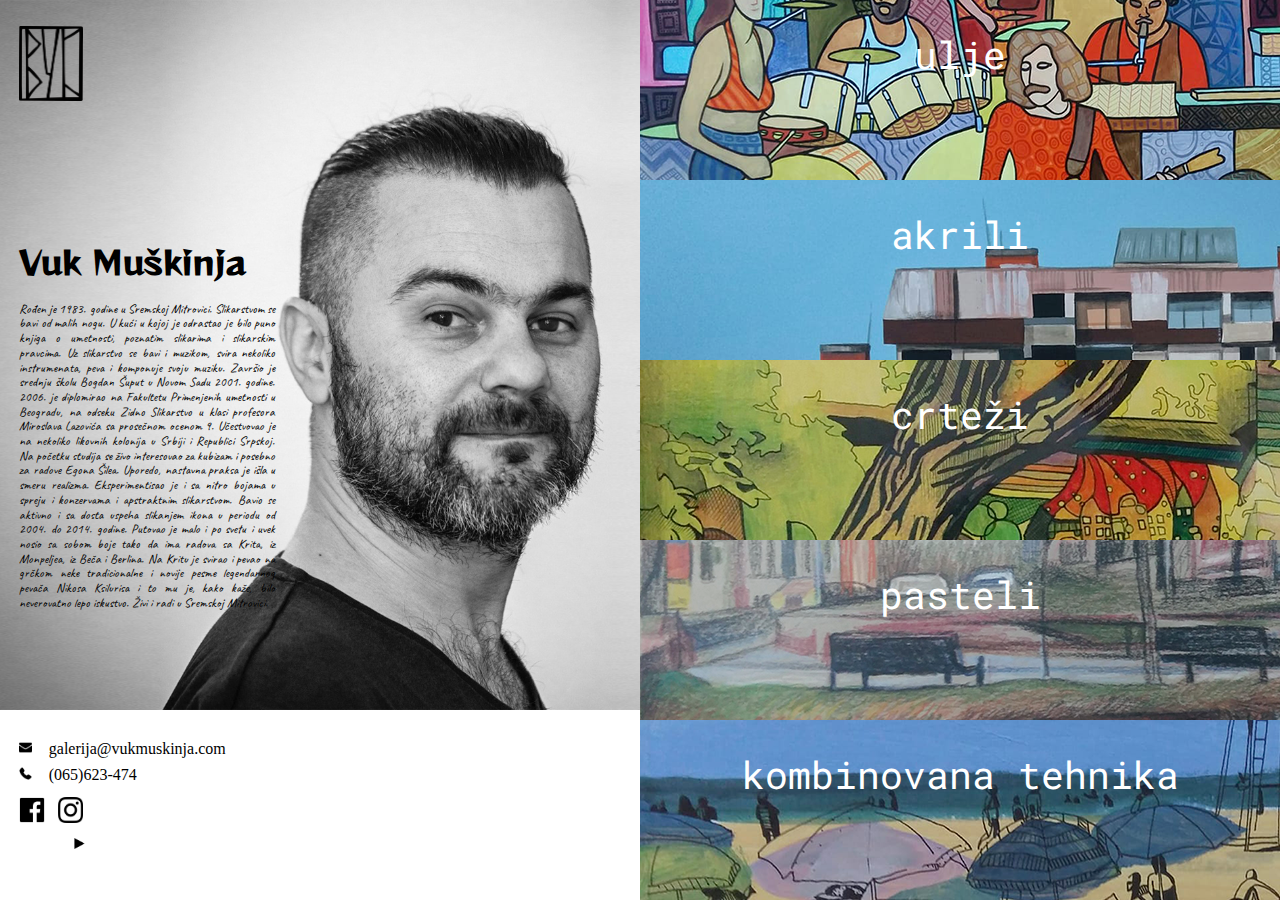
<file: index.html>
<!DOCTYPE html>
<html>
    <head>
        <meta charset="UTF-8">
        <meta name="viewport" content="width=device-width, initial-scale=1">
        <title>Vuk Muskinja | Art Studio | Online Galerija | Portfolio</title>
        <link rel="icon" href="assets/vukmuskinjalogo.png">
        <link rel="stylesheet" href="css/normalize.css">
        <link rel="stylesheet" href="css/style.css">
    </head>
    <body>
        <div class="left-side">
            <header>
                <div id="logo">
                    <a href="#"><img src="assets/vukmuskinjalogo.png" class="logo" alt="Vuk Muskinja Logo"></a>
                </div>
            </header>
            <section class="biography">
                <h1>Vuk Muškinja</h1>
                <p id="bio">
                    Rođen je 1983. godine u Sremskoj Mitrovici. Slikarstvom se bavi
                     od malih nogu. U kući u kojoj je odrastao je bilo puno knjiga
                      o umetnosti, poznatim slikarima i slikarskim pravcima. 
                      Uz slikarstvo se bavi i muzikom, svira nekoliko instrumenata, 
                      peva i komponuje svoju muziku. Završio je srednju školu 
                      Bogdan Šuput u Novom Sadu 2001. godine. 2006. je diplomirao na 
                      Fakultetu Primenjenih umetnosti u Beogradu, na odseku 
                      Zidno Slikarstvo u klasi profesora Miroslava Lazovića sa 
                      prosečnom ocenom 9. Učestvovao je na nekoliko likovnih 
                      kolonija u Srbiji i Republici Srpskoj. Na početku studija 
                      se živo interesovao za kubizam i posebno za radove Egona 
                      Šilea. Uporedo, nastavna praksa je išla u smeru realizma. 
                      Eksperimentisao je i sa nitro bojama u spreju i konzervama 
                      i apstraktnim slikarstvom. Bavio se aktivno i sa dosta 
                      uspeha slikanjem ikona u periodu od 2004. do 2014. godine. 
                      Putovao je malo i po svetu i uvek nosio sa sobom boje tako 
                      da ima radova sa Krita, iz Monpeljea, iz Beča i Berlina. 
                      Na Kritu je svirao i pevao na grčkom neke tradicionalne i 
                      novije pesme legendarnog pevača Nikosa Ksilurisa i to mu je, 
                      kako kaže, bilo neverovatno lepo iskustvo.
                      Živi i radi u Sremskoj Mitrovici.
                </p>
            </section>
            <footer>
                <div id="email">
                    <img src="assets/email.png" alt="email icon" id="email-icon">
                    <a href="mailto:test@asdfg.com" id="email-link">galerija@vukmuskinja.com</a>
                </div>
                <div id="tel">
                    <img src="assets/phone-call.png" alt="email icon" id="phone-icon">
                    <a href="tel:+1652623474" id="phone-call-link">(065)623-474</a>
                </div>
                <div id="socials">
                    <a href="https://www.facebook.com/vuk.muskinja" target="blank"><img src="assets/facebook.png" alt="Facebook page"></a>
                    
                    <a href="https://www.instagram.com/vukmushkinja/" target="blank"><img src="assets/instagram.png" alt="Instagram page"></a>
                    
                </div>
                <a href="https://www.linkedin.com/in/milan93djordjevic/" target="blank" id="madeby-link"><p>madeby<img src="assets/right-arrow.png" alt="Webdesign Studio Made By Milan Dordevic" id="madeby"></p></a>
            </footer>
        </div>
        <div class="right-side">
            <nav>
                <a href="ulje-galerija.html"><section class="nav-item" id="ulje">
                    <p class="nav-direction">ulje</p>
                </section>
                 </a>
                 <a href="akrili-galerija.html"><section class="nav-item" id="akrili">
                    <p class="nav-direction">akrili</p>
                </section>
                 </a>
                 <a href="crtezi-galerija.html"><section class="nav-item" id="crtezi">
                    <p class="nav-direction">crteži</p>
                </section>
                 </a>
                 <a href="pasteli-galerija.html"><section class="nav-item" id="pasteli">
                    <p class="nav-direction">pasteli</p>
                </section>
                 </a>
                 <a href="kombinovana-tehnika.html"><section class="nav-item" id="kombinovana-tehnika">
                    <p class="nav-direction">kombinovana tehnika</p>
                </section>
                 </a>
            </nav>
        </div>
    </body>
</html>
</file>
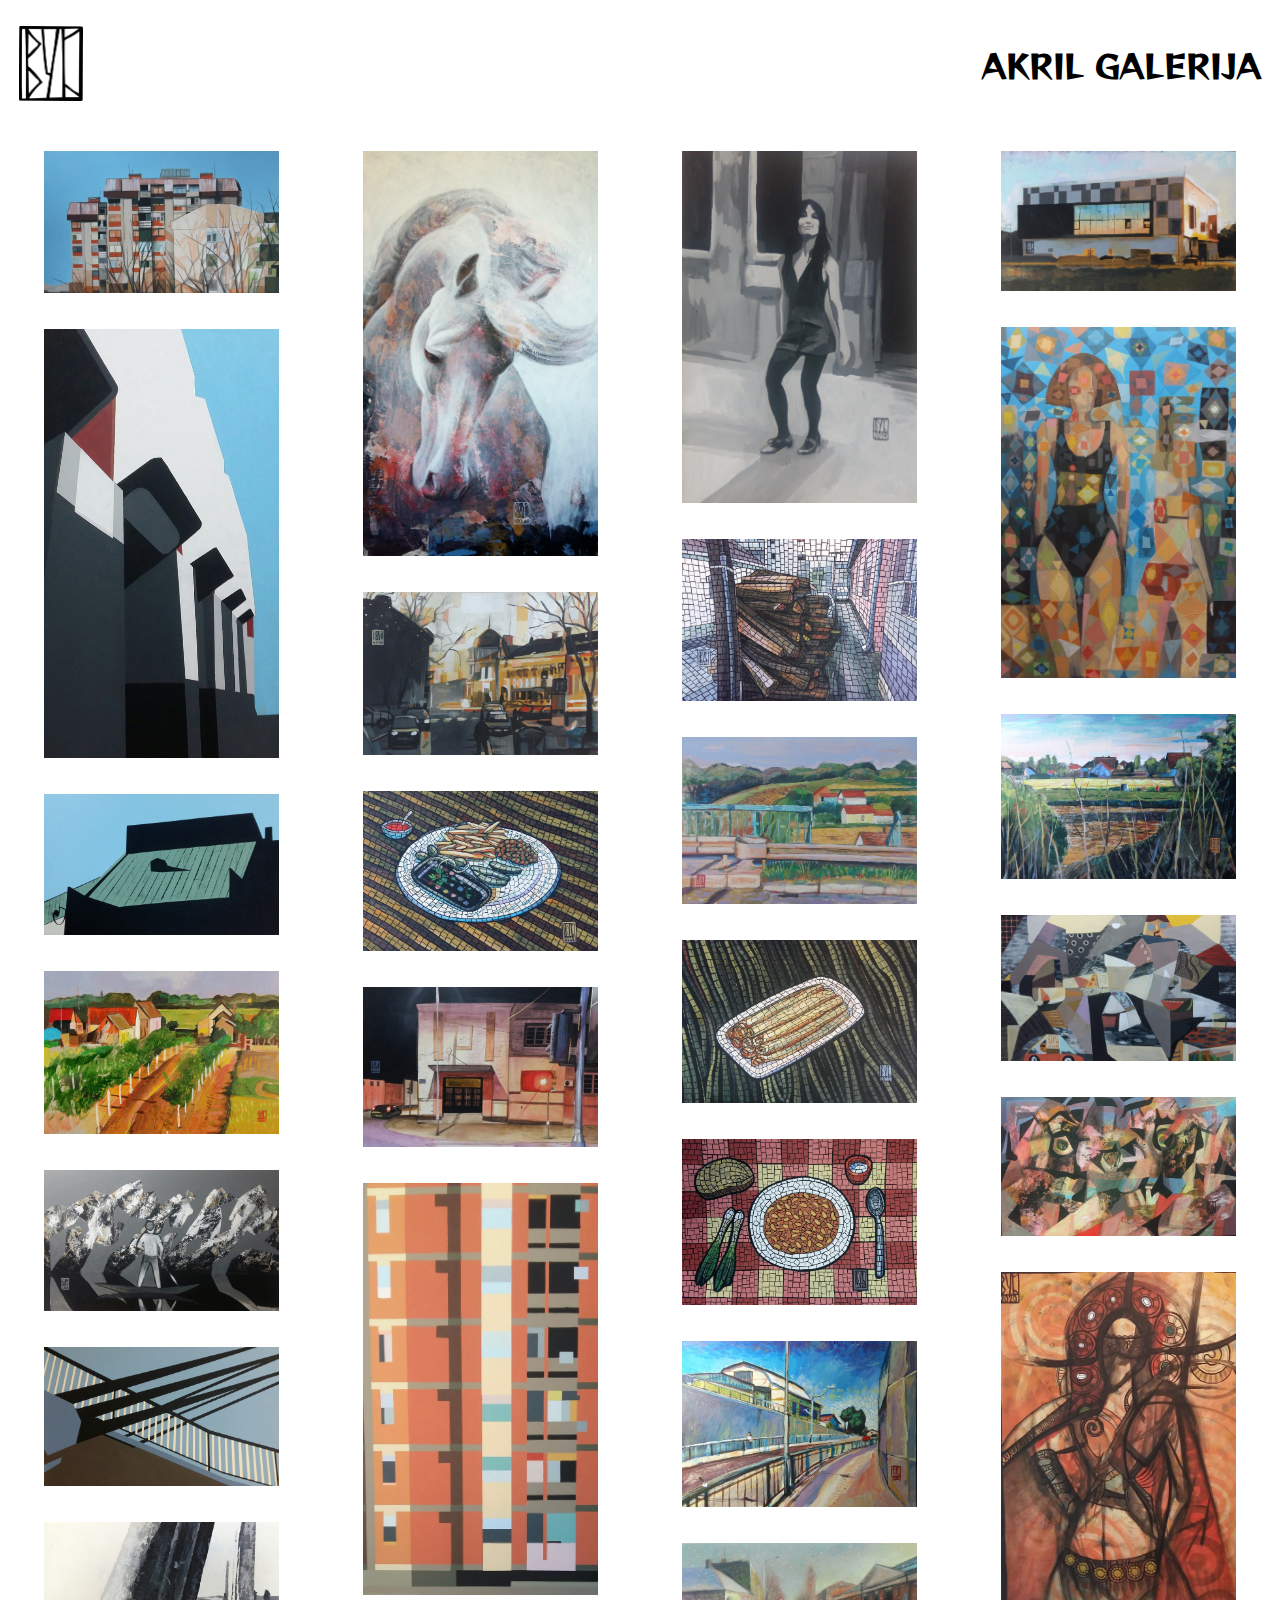
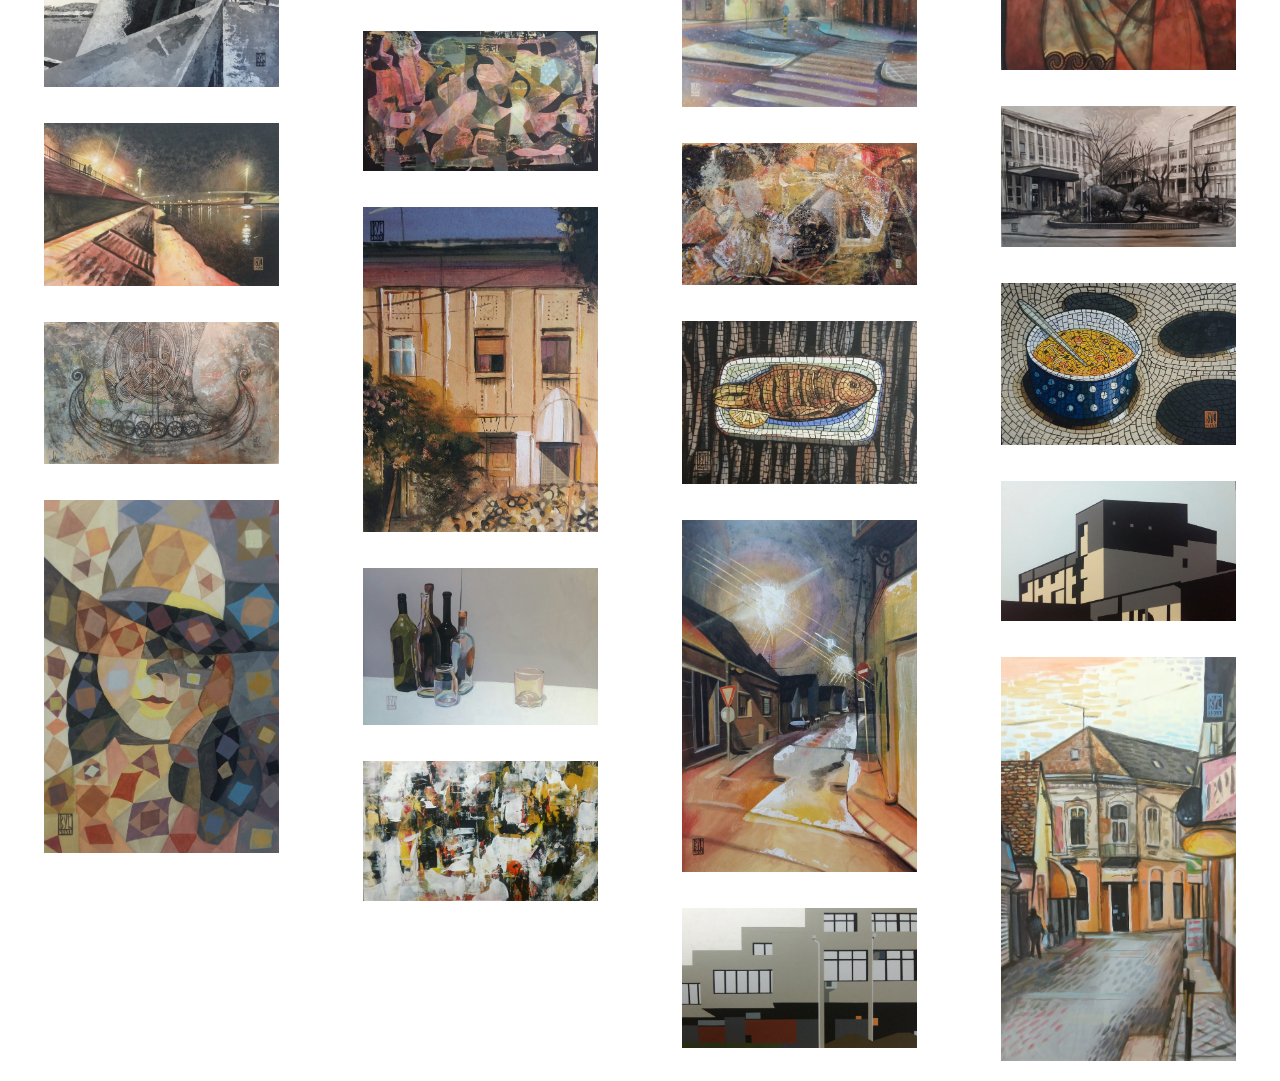
<file: akrili-galerija.html>
<!DOCTYPE html>
<html>
    <head>
        <meta charset="UTF-8">
        <meta name="viewport" content="width=device-width, initial-scale=1">
        <title>Vuk Muskinja | Akrili Galerija</title>
		<link rel="icon" href="assets/vukmuskinjalogo.png">
        <link rel="stylesheet" href="css/normalize.css">
        <link rel="stylesheet" href="css/gallery.css">
        <link href="https://fonts.googleapis.com/css2?family=Raleway:wght@400&display=swap" rel="stylesheet">
        </head>
<body>
    <header>
        <a href="index.html">
            <img src="assets/vukmuskinjalogo.png" alt="Vuk Muskinja logo">
            </a>
            <h1>AKRIL GALERIJA</h1>
    </header>
<div class="gallery">
	<div class="gallery__column">
		<a href="assets/akrili/29.Novembar,100x60cm,akrili.jpg" target="_blank" class="gallery__link">
			<figure class="gallery__thumb">
				<img src="assets/akrili/29.Novembar,100x60cm,akrili.jpg" alt="29. Novembar, akril slika, Vuk Muskinja" class="gallery__image">
				<figcaption class="gallery__caption">"29. Novembar" 100x60cm</figcaption>
			</figure>
		</a>

		<a href="assets/akrili/100tex,100x60cm,akrili.jpg" target="_blank" class="gallery__link">
			<figure class="gallery__thumb">
				<img src="assets/akrili/100tex,100x60cm,akrili.jpg" alt="Stoteks, akril slika, Vuk Muskinja" class="gallery__image">
				<figcaption class="gallery__caption">"100tex" 100x60cm"</figcaption>
			</figure>
		</a>

		<a href="assets/akrili/Centar,100x60cm,akrili.jpg" target="_blank" class="gallery__link">
			<figure class="gallery__thumb">
				<img src="assets/akrili/Centar,100x60cm,akrili.jpg" alt="Centar, akril slika, Vuk Muskinja" class="gallery__image">
				<figcaption class="gallery__caption">"Centar" 100x60cm</figcaption>
			</figure>
		</a>



        <a href="assets/akrili/Mačva 2,50x35cm,akrili.jpg" target="_blank" class="gallery__link">
			<figure class="gallery__thumb">
				<img src="assets/akrili/Mačva 2,50x35cm,akrili.jpg" alt="Macva 2, akril slika, Vuk Muskinja" class="gallery__image">
				<figcaption class="gallery__caption">"Macva 2" 50x35cm</figcaption>
			</figure>
		</a>
        <a href="assets/akrili/Modra reka, 100x60cm,akrili.jpg" target="_blank" class="gallery__link">
			<figure class="gallery__thumb">
				<img src="assets/akrili/Modra reka, 100x60cm,akrili.jpg" alt="Modra Reka, akril slika, Vuk Muskinja" class="gallery__image">
				<figcaption class="gallery__caption">"Modra Reka" 100x60cm</figcaption>
			</figure>
		</a>
        <a href="assets/akrili/Most saradnje,100x60cm.jpg" target="_blank" class="gallery__link">
			<figure class="gallery__thumb">
				<img src="assets/akrili/Most saradnje,100x60cm.jpg" alt="Most saradnje, akril slika, Vuk Muskinja" class="gallery__image">
				<figcaption class="gallery__caption">"Most Saradnje" 100x60cm</figcaption>
			</figure>
		</a>
        <a href="assets/akrili/Most zimus,50x35cm.jpg" target="_blank" class="gallery__link">
			<figure class="gallery__thumb">
				<img src="assets/akrili/Most zimus,50x35cm.jpg" alt="Most zimus, akril slika, Vuk Muskinja" class="gallery__image">
				<figcaption class="gallery__caption">"Most Zimus" 50x35cm</figcaption>
			</figure>
		</a>
        <a href="assets/akrili/Muzika noći, 35x25cm,akrili.jpg" target="_blank" class="gallery__link">
			<figure class="gallery__thumb">
				<img src="assets/akrili/Muzika noći, 35x25cm,akrili.jpg" alt="Muzika Noci, akril slika, Vuk Muskinja" class="gallery__image">
				<figcaption class="gallery__caption">"Muzika Noci" 35x25cm</figcaption>
			</figure>
		</a>
        <a href="assets/akrili/Na kraj sveta, 100x60cm,akrili.jpg" target="_blank" class="gallery__link">
			<figure class="gallery__thumb">
				<img src="assets/akrili/Na kraj sveta, 100x60cm,akrili.jpg" alt="Na Kraj Sveta, akril slika, Vuk Muskinja" class="gallery__image">
				<figcaption class="gallery__caption">"Na Kraj Sveta" 100x60cm</figcaption>
			</figure>
		</a>

        <a href="assets/akrili/Мисао,35х25цм,акрили.jpg" target="_blank" class="gallery__link">
			<figure class="gallery__thumb">
				<img src="assets/akrili/Мисао,35х25цм,акрили.jpg" alt="Misao, akril slika, Vuk Muskinja" class="gallery__image">
				<figcaption class="gallery__caption">"Misao" 32x25cm</figcaption>
			</figure>
		</a>
        
	</div>
	
	<div class="gallery__column">
		<a href="assets/akrili/Beli, 100x60cm,akrili.jpg" target="_blank" class="gallery__link">
			<figure class="gallery__thumb">
				<img src="assets/akrili/Beli, 100x60cm,akrili.jpg" alt="Beli, akril slika, Vuk Muskinja" class="gallery__image">
				<figcaption class="gallery__caption">"Beli" 100x60cm</figcaption>
			</figure>
		</a>
		
		<a href="assets/akrili/Decembarsko sunce,35x25cm,akrili.jpg" target="_blank" class="gallery__link">
			<figure class="gallery__thumb">
				<img src="assets/akrili/Decembarsko sunce,35x25cm,akrili.jpg" alt="Decembarsko Sunce, akril slika, Vuk Muskinja" class="gallery__image">
				<figcaption class="gallery__caption">"Decembarsko Sunce" 32x25cm</figcaption>
			</figure>
		</a>

		<a href="assets/akrili/Eating a meal,50x35cm,akrili.jpg" target="_blank" class="gallery__link">
			<figure class="gallery__thumb">
				<img src="assets/akrili/Eating a meal,50x35cm,akrili.jpg" alt="Eating a meal, akril slika, Vuk Muskinja" class="gallery__image">
				<figcaption class="gallery__caption">"Eating A Meal" 50x35cm</figcaption>
			</figure>
		</a>


        <a href="assets/akrili/Noćna šetnja,50x35cm,akrili.jpg" target="_blank" class="gallery__link">
			<figure class="gallery__thumb">
				<img src="assets/akrili/Noćna šetnja,50x35cm,akrili.jpg" alt="Nocna Setnja, akril slika, Vuk Muskinja" class="gallery__image">
				<figcaption class="gallery__caption">"Nocna Setnja" 50x35cm</figcaption>
			</figure>
		</a>
        <a href="assets/akrili/Osmospratnica,100x60cm,akrili.jpg" target="_blank" class="gallery__link">
			<figure class="gallery__thumb">
				<img src="assets/akrili/Osmospratnica,100x60cm,akrili.jpg" alt="Osmospratnica, akril slika, Vuk Muskinja" class="gallery__image">
				<figcaption class="gallery__caption">"Osmospratnica" 100x60cm</figcaption>
			</figure>
		</a>
        <a href="assets/akrili/Pa kaže, 60x100cm,akrili.jpg" target="_blank" class="gallery__link">
			<figure class="gallery__thumb">
				<img src="assets/akrili/Pa kaže, 60x100cm,akrili.jpg" alt="Pa kaze, akril slika, Vuk Muskinja" class="gallery__image">
				<figcaption class="gallery__caption">"Pa Kaze" 60x100cm</figcaption>
			</figure>
		</a>
        <a href="assets/akrili/Parobrodska, 35x25cm,akrili.jpg" target="_blank" class="gallery__link">
			<figure class="gallery__thumb">
				<img src="assets/akrili/Parobrodska, 35x25cm,akrili.jpg" alt="Parobrodska, akril slika, Vuk Muskinja" class="gallery__image">
				<figcaption class="gallery__caption">"Parobrodska" 35x25cm</figcaption>
			</figure>
		</a>
        <a href="assets/akrili/Priroda i društvo,50x35cm,akrili.jpg" target="_blank" class="gallery__link">
			<figure class="gallery__thumb">
				<img src="assets/akrili/Priroda i društvo,50x35cm,akrili.jpg" alt="Priroda i Drustvo, akril slika, Vuk Muskinja" class="gallery__image">
				<figcaption class="gallery__caption">""</figcaption>
			</figure>
		</a>
        <a href="assets/akrili/Prolećni dan,100x60cm,akrili.jpg" target="_blank" class="gallery__link">
			<figure class="gallery__thumb">
				<img src="assets/akrili/Prolećni dan,100x60cm,akrili.jpg" alt="Prolecni Dan, akril slika, Vuk Muskinja" class="gallery__image">
				<figcaption class="gallery__caption">"Prolecni Dan" 100x60cm</figcaption>
			</figure>
		</a>
	</div>
	
	<div class="gallery__column">
		<a href="assets/akrili/Ema,30x46cm,akrili.jpg" target="_blank" class="gallery__link">
			<figure class="gallery__thumb">
				<img src="assets/akrili/Ema,30x46cm,akrili.jpg" alt="Ema, akril slika, Vuk Muskinja" class="gallery__image">
				<figcaption class="gallery__caption">"Ema" 30x46cm</figcaption>
			</figure>
		</a>
		
		<a href="assets/akrili/Jedna ulica, 50x35cn,akrili.jpg" target="_blank" class="gallery__link">
			<figure class="gallery__thumb">
				<img src="assets/akrili/Jedna ulica, 50x35cn,akrili.jpg" alt="Jedna ulica, akril slika, Vuk Muskinja" class="gallery__image">
				<figcaption class="gallery__caption">"Jedna Ulica" 50x35cm</figcaption>
			</figure>
		</a>

		<a href="assets/akrili/Kod teretnog mosta,50x35cm,akrili.jpg" target="_blank" class="gallery__link">
			<figure class="gallery__thumb">
				<img src="assets/akrili/Kod teretnog mosta,50x35cm,akrili.jpg" alt="Kod Teretnog Mosta, akril slika, Vuk Muskinja" class="gallery__image">
				<figcaption class="gallery__caption">"Kod Teretnog Mosta" 50x35cm</figcaption>
			</figure>
		</a>


        <a href="assets/akrili/Sa džemom od kajsije,50x35cm,akrili.jpg" target="_blank" class="gallery__link">
			<figure class="gallery__thumb">
				<img src="assets/akrili/Sa džemom od kajsije,50x35cm,akrili.jpg" alt="Sa Dzemom od Kajsije, akril slika, Vuk Muskinja" class="gallery__image">
				<figcaption class="gallery__caption">"Sa Dzemom Od Kajsije" 50x35cm</figcaption>
			</figure>
		</a>
        <a href="assets/akrili/To je to,50x35cm,akrili.jpg" target="_blank" class="gallery__link">
			<figure class="gallery__thumb">
				<img src="assets/akrili/To je to,50x35cm,akrili.jpg" alt="Tojeto, akril slika, Vuk Muskinja" class="gallery__image">
				<figcaption class="gallery__caption">"To Je To" 50x35cm</figcaption>
			</figure>
		</a>
        <a href="assets/akrili/Yes my baby, no 50x35cm,akrili.jpg" target="_blank" class="gallery__link">
			<figure class="gallery__thumb">
				<img src="assets/akrili/Yes my baby, no 50x35cm,akrili.jpg" alt="Yes My Baby, akril slika, Vuk Muskinja" class="gallery__image">
				<figcaption class="gallery__caption">"Yes My Baby" 50x35cm</figcaption>
			</figure>
		</a>
        <a href="assets/akrili/Zlatni dan, 50x35cm.jpg" target="_blank" class="gallery__link">
			<figure class="gallery__thumb">
				<img src="assets/akrili/Zlatni dan, 50x35cm.jpg" alt="Zlatni Dan, akril slika, Vuk Muskinja" class="gallery__image">
				<figcaption class="gallery__caption">"Zlatni Dan" 50x35cm</figcaption>
			</figure>
		</a>
        <a href="assets/akrili/Šta ćemo sad 100x60cm,akrili.jpg" target="_blank" class="gallery__link">
			<figure class="gallery__thumb">
				<img src="assets/akrili/Šta ćemo sad 100x60cm,akrili.jpg" alt="Sta cemo sad, akril slika, Vuk Muskinja" class="gallery__image">
				<figcaption class="gallery__caption">"Sta Cemo Sad" 100x60cm</figcaption>
			</figure>
		</a>
        <a href="assets/akrili/Бабушка са таландаре, 50х35цм,акрили.jpg" target="_blank" class="gallery__link">
			<figure class="gallery__thumb">
				<img src="assets/akrili/Бабушка са таландаре, 50х35цм,акрили.jpg" alt="Babuska Sa Talandare, akril slika, Vuk Muskinja" class="gallery__image">
				<figcaption class="gallery__caption">"Babuska Sa Talandare" 50x35cm</figcaption>
			</figure>
		</a>
        <a href="assets/akrili/Светла, 50х35цм,акрили.jpg" target="_blank" class="gallery__link">
			<figure class="gallery__thumb">
				<img src="assets/akrili/Светла, 50х35цм,акрили.jpg" alt="Svetla, akril slika, Vuk Muskinja" class="gallery__image">
				<figcaption class="gallery__caption">"Svetla" 50x35cm</figcaption>
			</figure>
		</a>
        <a href="assets/akrili/Суд,100х60цм,акрили.jpg" target="_blank" class="gallery__link">
			<figure class="gallery__thumb">
				<img src="assets/akrili/Суд,100х60цм,акрили.jpg" alt="Sud, akril slika, Vuk Muskinja" class="gallery__image">
				<figcaption class="gallery__caption">"Sud" 100x60cm</figcaption>
			</figure>
		</a>

	</div>
	
	<div class="gallery__column">
        <a href="assets/akrili/Mitrovački bazen, 50x30cm,akrili.jpg" target="_blank" class="gallery__link">
			<figure class="gallery__thumb">
				<img src="assets/akrili/Mitrovački bazen, 50x30cm,akrili.jpg" alt="Mitrovacki Bazen, akril slika, Vuk Muskinja" class="gallery__image">
				<figcaption class="gallery__caption">"Mitrovacki Bazen" 50x35cm</figcaption>
			</figure>
		</a>

		<a href="assets/akrili/Kupatilo,120x80cm,akrili.jpg" target="_blank" class="gallery__link">
			<figure class="gallery__thumb">
				<img src="assets/akrili/Kupatilo,120x80cm,akrili.jpg" alt="Kupatilo, akril slika, Vuk Muskinja" class="gallery__image">
				<figcaption class="gallery__caption">"Kupatilo" 120x80cm</figcaption>
			</figure>
		</a>

		<a href="assets/akrili/Mačva, 50x35cm,akrili.jpg" target="_blank" class="gallery__link">
			<figure class="gallery__thumb">
				<img src="assets/akrili/Mačva, 50x35cm,akrili.jpg" alt="Macva, akril slika, Vuk Muskinja" class="gallery__image">
				<figcaption class="gallery__caption">"Macva" 50x35cm</figcaption>
			</figure>
		</a>


        <a href="assets/akrili/Долазиће поливачи, 98х60цм,акрили.jpg" target="_blank" class="gallery__link">
			<figure class="gallery__thumb">
				<img src="assets/akrili/Долазиће поливачи, 98х60цм,акрили.jpg" alt="Dolazice Plivaci, akril slika, Vuk Muskinja" class="gallery__image">
				<figcaption class="gallery__caption">"Dolazice Plivaci" 98x60cm</figcaption>
			</figure>
		</a>
        <a href="assets/akrili/Заувар, 60х100цм,акрили.jpg" target="_blank" class="gallery__link">
			<figure class="gallery__thumb">
				<img src="assets/akrili/Заувар, 60х100цм,акрили.jpg" alt="Zauvar, akril slika, Vuk Muskinja" class="gallery__image">
				<figcaption class="gallery__caption">"Zauvar" 60x100cm</figcaption>
			</figure>
		</a>
        <a href="assets/akrili/Знамење ,100x60цм,акрили.jpg" target="_blank" class="gallery__link">
			<figure class="gallery__thumb">
				<img src="assets/akrili/Знамење ,100x60цм,акрили.jpg" alt="Znamenje, akril slika, Vuk Muskinja" class="gallery__image">
				<figcaption class="gallery__caption">"Znamenje" 100x60cm</figcaption>
			</figure>
		</a>
        <a href="assets/akrili/Испред поште,100х60цм,акрили.jpg" target="_blank" class="gallery__link">
			<figure class="gallery__thumb">
				<img src="assets/akrili/Испред поште,100х60цм,акрили.jpg" alt="Ispred poste, akril slika, Vuk Muskinja" class="gallery__image">
				<figcaption class="gallery__caption">"Ispred Poste" 100x60cm</figcaption>
			</figure>
		</a>
        <a href="assets/akrili/Мало на кашику, 50х35цм,акрили.jpg" target="_blank" class="gallery__link">
			<figure class="gallery__thumb">
				<img src="assets/akrili/Мало на кашику, 50х35цм,акрили.jpg" alt="Malo na Kasiku, akril slika, Vuk Muskinja" class="gallery__image">
				<figcaption class="gallery__caption">"Malo Na Kasiku" 50x35cm</figcaption>
			</figure>
		</a>
        <a href="assets/akrili/ХБ,100х60цм,акрили.jpg" target="_blank" class="gallery__link">
			<figure class="gallery__thumb">
				<img src="assets/akrili/ХБ,100х60цм,акрили.jpg" alt="HB, akril slika, Vuk Muskinja" class="gallery__image">
				<figcaption class="gallery__caption">"HB" 100x60cm</figcaption>
			</figure>
		</a>

        <a href="assets/akrili/Пушкинова,100х60цм,акрили.jpg" target="_blank" class="gallery__link">
			<figure class="gallery__thumb">
				<img src="assets/akrili/Пушкинова,100х60цм,акрили.jpg" alt="Puskinova, akril slika, Vuk Muskinja" class="gallery__image">
				<figcaption class="gallery__caption">"Puskinova" 100x60cm</figcaption>
			</figure>
		</a>

	</div>
</div>
</body>
</html>
</file>
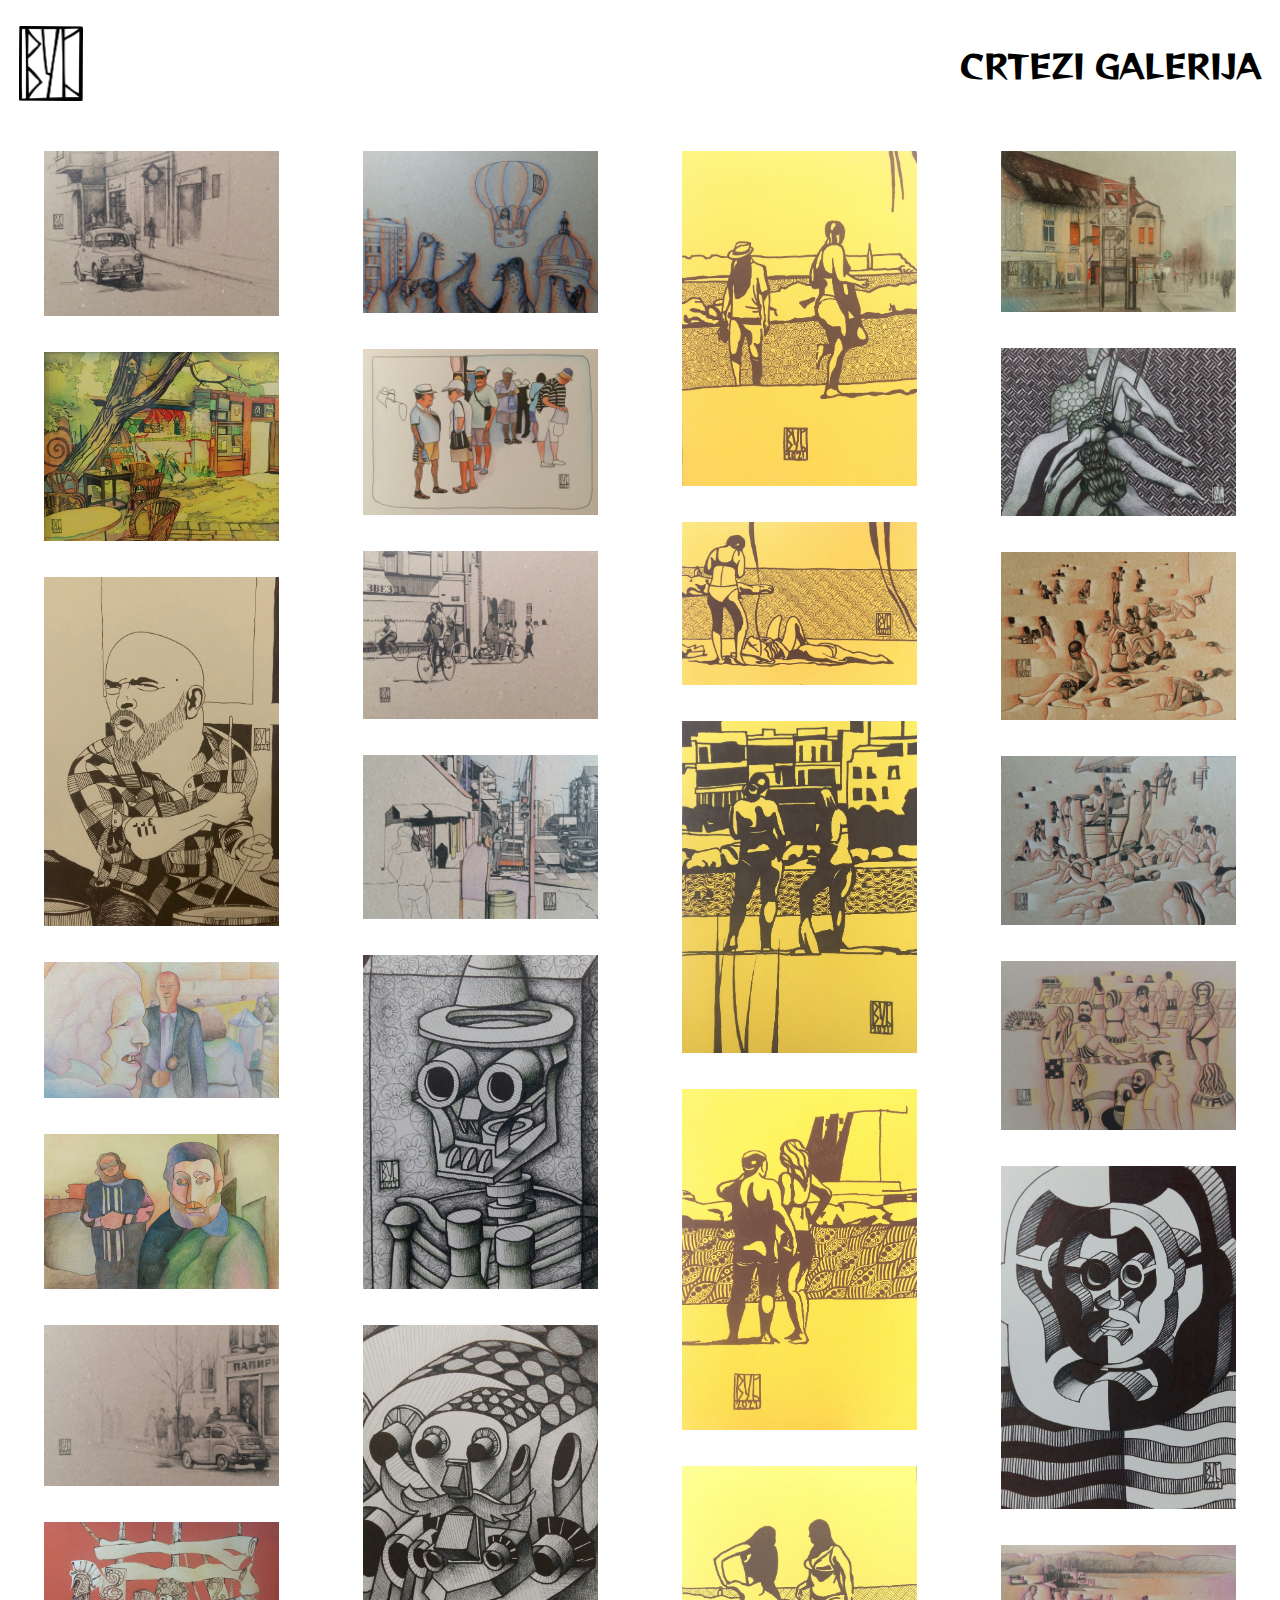
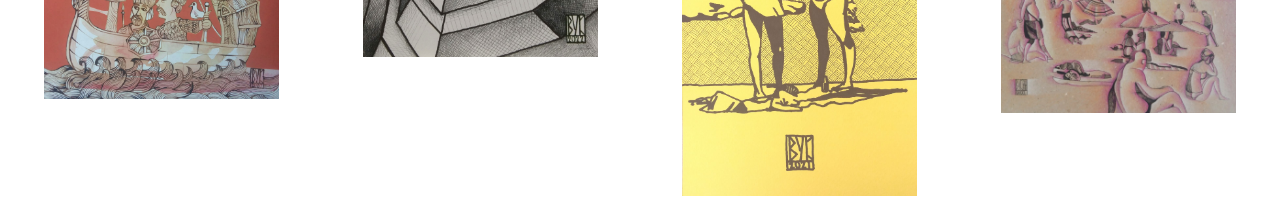
<file: crtezi-galerija.html>
<!DOCTYPE html>
<html>
    <head>
        <meta charset="UTF-8">
        <meta name="viewport" content="width=device-width, initial-scale=1">
        <title>Vuk Muskinja | Crtezi Galerija</title>
        <link rel="icon" href="assets/vukmuskinjalogo.png">
        <link rel="stylesheet" href="css/normalize.css">
        <link rel="stylesheet" href="css/gallery.css">
        <link href="https://fonts.googleapis.com/css2?family=Raleway:wght@400&display=swap" rel="stylesheet">
        </head>
<body>
    <header>
        <a href="index.html">
            <img src="assets/vukmuskinjalogo.png" alt="Vuk Muskinja logo">
            </a>
            <h1>CRTEZI GALERIJA</h1>
    </header>

    <div class="gallery">

        <div class="gallery__column">
            <a href="assets/crtezi/Beli fića, 35x25cm,rapidograf.jpg" target="_blank" class="gallery__link">
                <figure class="gallery__thumb">
                    <img src="assets/crtezi/Beli fića, 35x25cm,rapidograf.jpg" alt="Beli Fica, Vuk Muskinja" class="gallery__image">
                    <figcaption class="gallery__caption">"Beli Fica" 35x25cm</figcaption>
                </figure>
            </a>
            <a href="assets/crtezi/BukBar,33x27x4cm.jpg" target="_blank" class="gallery__link">
                <figure class="gallery__thumb">
                    <img src="assets/crtezi/BukBar,33x27x4cm.jpg" alt="BukBar, Vuk Muskinja" class="gallery__image">
                    <figcaption class="gallery__caption">"BukBar" 33x27cm</figcaption>
                </figure>
            </a>
            <a href="assets/crtezi/Dave King,25x17cm,crtež.jpg" target="_blank" class="gallery__link">
                <figure class="gallery__thumb">
                    <img src="assets/crtezi/Dave King,25x17cm,crtež.jpg" alt="Dave King, Vuk Muskinja" class="gallery__image">
                    <figcaption class="gallery__caption">"Dave King" 25x17cm</figcaption>
                </figure>
            </a>
            <a href="assets/crtezi/Dozivanje Hasana,25x15cm,drvene boje.jpg" target="_blank" class="gallery__link">
                <figure class="gallery__thumb">
                    <img src="assets/crtezi/Dozivanje Hasana,25x15cm,drvene boje.jpg" alt="Dozivanje Hasana, Vuk Muskinja" class="gallery__image">
                    <figcaption class="gallery__caption">"Dozivanje Hasana" 25x15cm</figcaption>
                </figure>
            </a>
            <a href="assets/crtezi/Doćemo Savo danas,25x17cm,drvene boje.jpg" target="_blank" class="gallery__link">
                <figure class="gallery__thumb">
                    <img src="assets/crtezi/Doćemo Savo danas,25x17cm,drvene boje.jpg" alt="Docemo Savo Danas, Vuk Muskinja" class="gallery__image">
                    <figcaption class="gallery__caption">"Docemo Savo Danas" 25x17cm</figcaption>
                </figure>
            </a>
            <a href="assets/crtezi/Fića broj dva, 35x25cm.jpg" target="_blank" class="gallery__link">
                <figure class="gallery__thumb">
                    <img src="assets/crtezi/Fića broj dva, 35x25cm.jpg" alt="Fica Broj Dva, Vuk Muskinja" class="gallery__image">
                    <figcaption class="gallery__caption">"Fica br. 2" 35x25cm</figcaption>
                </figure>
            </a>
            <a href="assets/crtezi/Princ Igor, 35x25cm,akrili&bajc.jpg" target="_blank" class="gallery__link">
                <figure class="gallery__thumb">
                    <img src="assets/crtezi/Princ Igor, 35x25cm,akrili&bajc.jpg" alt="Prince Igor, Vuk Muskinja" class="gallery__image">
                    <figcaption class="gallery__caption">"Princ Igor" 35x25cm</figcaption>
                </figure>
            </a>
        </div> 

        <div class="gallery__column">
            <a href="assets/crtezi/Iako se kerovima ne sviđa, ja i dalje putujem sa gitarom. 35x25cm.jpg" target="_blank" class="gallery__link">
                <figure class="gallery__thumb">
                    <img src="assets/crtezi/Iako se kerovima ne sviđa, ja i dalje putujem sa gitarom. 35x25cm.jpg" alt="" class="gallery__image">
                    <figcaption class="gallery__caption">"Iako Se Kerovima Ne Svidja, Ja i Dalje Putujem Sa Gitarom" 35x25cm</figcaption>
                </figure>
            </a>
            <a href="assets/crtezi/Kad turisti nagrnu, 29x21cm.jpg" target="_blank" class="gallery__link">
                <figure class="gallery__thumb">
                    <img src="assets/crtezi/Kad turisti nagrnu, 29x21cm.jpg" alt="Kad Turisti Nagrnu, Vuk Muskinja" class="gallery__image">
                    <figcaption class="gallery__caption">"Kad Turisti Nagrnu" 29x21cm</figcaption>
                </figure>
            </a>
            <a href="assets/crtezi/Majmunac treći deo,35x25cm.jpg" target="_blank" class="gallery__link">
                <figure class="gallery__thumb">
                    <img src="assets/crtezi/Majmunac treći deo,35x25cm.jpg" alt="Majmunac Treci Deo, Vuk Muskinja" class="gallery__image">
                    <figcaption class="gallery__caption">"Majmunac Treci Deo" 35x25cm</figcaption>
                </figure>
            </a>
            <a href="assets/crtezi/Na ćošku, 35x25cm.jpg" target="_blank" class="gallery__link">
                <figure class="gallery__thumb">
                    <img src="assets/crtezi/Na ćošku, 35x25cm.jpg" alt="Na Cosku, Vuk Muskinja" class="gallery__image">
                    <figcaption class="gallery__caption">"Na Cosku" 35x25cm</figcaption>
                </figure>
            </a>
            <a href="assets/crtezi/Ne ljuti se robote, 21x15cm.jpg" target="_blank" class="gallery__link">
                <figure class="gallery__thumb">
                    <img src="assets/crtezi/Ne ljuti se robote, 21x15cm.jpg" alt="Ne Ljuti se robote, Vuk Muskinja" class="gallery__image">
                    <figcaption class="gallery__caption">"Ne Ljuti Se Robote" 21x15cm</figcaption>
                </figure>
            </a>
            <a href="assets/crtezi/Nešto II,15x21cm,rapidograf i marker.jpg" target="_blank" class="gallery__link">
                <figure class="gallery__thumb">
                    <img src="assets/crtezi/Nešto II,15x21cm,rapidograf i marker.jpg" alt="Nesto Drugo, Vuk Muskinja" class="gallery__image">
                    <figcaption class="gallery__caption">"Nesto II" 15x21cm</figcaption>
                </figure>
            </a>
        </div> 

        <div class="gallery__column">
            <a href="assets/crtezi/On the beach 2,marker&rapidograf.jpg" target="_blank" class="gallery__link">
                <figure class="gallery__thumb">
                    <img src="assets/crtezi/On the beach 2,marker&rapidograf.jpg" alt="On The Beach 2, Vuk Muskinja" class="gallery__image">
                    <figcaption class="gallery__caption">"On The Beach 2" 17.5x25cm</figcaption>
                </figure>
            </a>
            <a href="assets/crtezi/On the beach 3,marker&rapidograf.jpg" target="_blank" class="gallery__link">
                <figure class="gallery__thumb">
                    <img src="assets/crtezi/On the beach 3,marker&rapidograf.jpg" alt="On The Beach 3, Vuk Muskinja" class="gallery__image">
                    <figcaption class="gallery__caption">"On The Beach 3" 17.5x25cm</figcaption>
                </figure>
            </a>
            <a href="assets/crtezi/On the beach 4,marker&rapidograf.jpg" target="_blank" class="gallery__link">
                <figure class="gallery__thumb">
                    <img src="assets/crtezi/On the beach 4,marker&rapidograf.jpg" alt="On The Beach 4, Vuk Muskinja" class="gallery__image">
                    <figcaption class="gallery__caption">"On The Beach 4" 17.5x25cm</figcaption>
                </figure>
            </a>
            <a href="assets/crtezi/On the beach 5, marker&rapidograf.jpg" target="_blank" class="gallery__link">
                <figure class="gallery__thumb">
                    <img src="assets/crtezi/On the beach 5, marker&rapidograf.jpg" alt="On The Beach 5, Vuk Muskinja" class="gallery__image">
                    <figcaption class="gallery__caption">"On The Beach 5" 17.5x25cm</figcaption>
                </figure>
            </a>
            <a href="assets/crtezi/On the beach,marker&rapidograf.jpg" target="_blank" class="gallery__link">
                <figure class="gallery__thumb">
                    <img src="assets/crtezi/On the beach,marker&rapidograf.jpg" alt="On The Beach, Vuk Muskinja" class="gallery__image">
                    <figcaption class="gallery__caption">"On The Beach" 17.5x25cm</figcaption>
                </figure>
            </a>
            
        </div> 

        <div class="gallery__column">
            <a href="assets/crtezi/Sitan sneg, 35x25cm.jpg" target="_blank" class="gallery__link">
                <figure class="gallery__thumb">
                    <img src="assets/crtezi/Sitan sneg, 35x25cm.jpg" alt="Sitan Sneg" class="gallery__image">
                    <figcaption class="gallery__caption">"Sitan Sneg" 35x25cm</figcaption>
                </figure>
            </a>
            <a href="assets/crtezi/Tetka na trapezu,15x21cm.jpg" target="_blank" class="gallery__link">
                <figure class="gallery__thumb">
                    <img src="assets/crtezi/Tetka na trapezu,15x21cm.jpg" alt="Tetka Na Trpezi, Vuk Muskinja" class="gallery__image">
                    <figcaption class="gallery__caption">"Tetka na Trapezu" 15x21cm</figcaption>
                </figure>
            </a>
            <a href="assets/crtezi/ČLIX, 35x25cm.jpg" target="_blank" class="gallery__link">
                <figure class="gallery__thumb">
                    <img src="assets/crtezi/ČLIX, 35x25cm.jpg" alt="CLIX, Vuk Muskinja" class="gallery__image">
                    <figcaption class="gallery__caption">"CLIX" 35x25cm</figcaption>
                </figure>
            </a>
            <a href="assets/crtezi/ČLVIII, 35x25cm.jpg" target="_blank" class="gallery__link">
                <figure class="gallery__thumb">
                    <img src="assets/crtezi/ČLVIII, 35x25cm.jpg" alt="CLVII, Vuk Muskinja" class="gallery__image">
                    <figcaption class="gallery__caption">"CLVII" 35x25cm</figcaption>
                </figure>
            </a>
            <a href="assets/crtezi/ČLXI, 35x25cm.jpg" target="_blank" class="gallery__link">
                <figure class="gallery__thumb">
                    <img src="assets/crtezi/ČLXI, 35x25cm.jpg" alt="CLXI, Vuk Muskinja" class="gallery__image">
                    <figcaption class="gallery__caption">"CLXI" 35x25cm</figcaption>
                </figure>
            </a>
            <a href="assets/crtezi/Čovek kontrasta,30x21cm,marker.jpg" target="_blank" class="gallery__link">
                <figure class="gallery__thumb">
                    <img src="assets/crtezi/Čovek kontrasta,30x21cm,marker.jpg" alt="Covek Kontrasta, Vuk Muskinja" class="gallery__image">
                    <figcaption class="gallery__caption">"Covek Kontrasta" 30x21cm</figcaption>
                </figure>
            </a>
            <a href="assets/crtezi/Čudno leto V, 35x25cm.jpg" target="_blank" class="gallery__link">
                <figure class="gallery__thumb">
                    <img src="assets/crtezi/Čudno leto V, 35x25cm.jpg" alt="Cudno Leto, Vuk Muskinja" class="gallery__image">
                    <figcaption class="gallery__caption">"Cudno Leto" 35x25cm</figcaption>
                </figure>
            </a>
        </div> 
    </div>

</body>
</file>
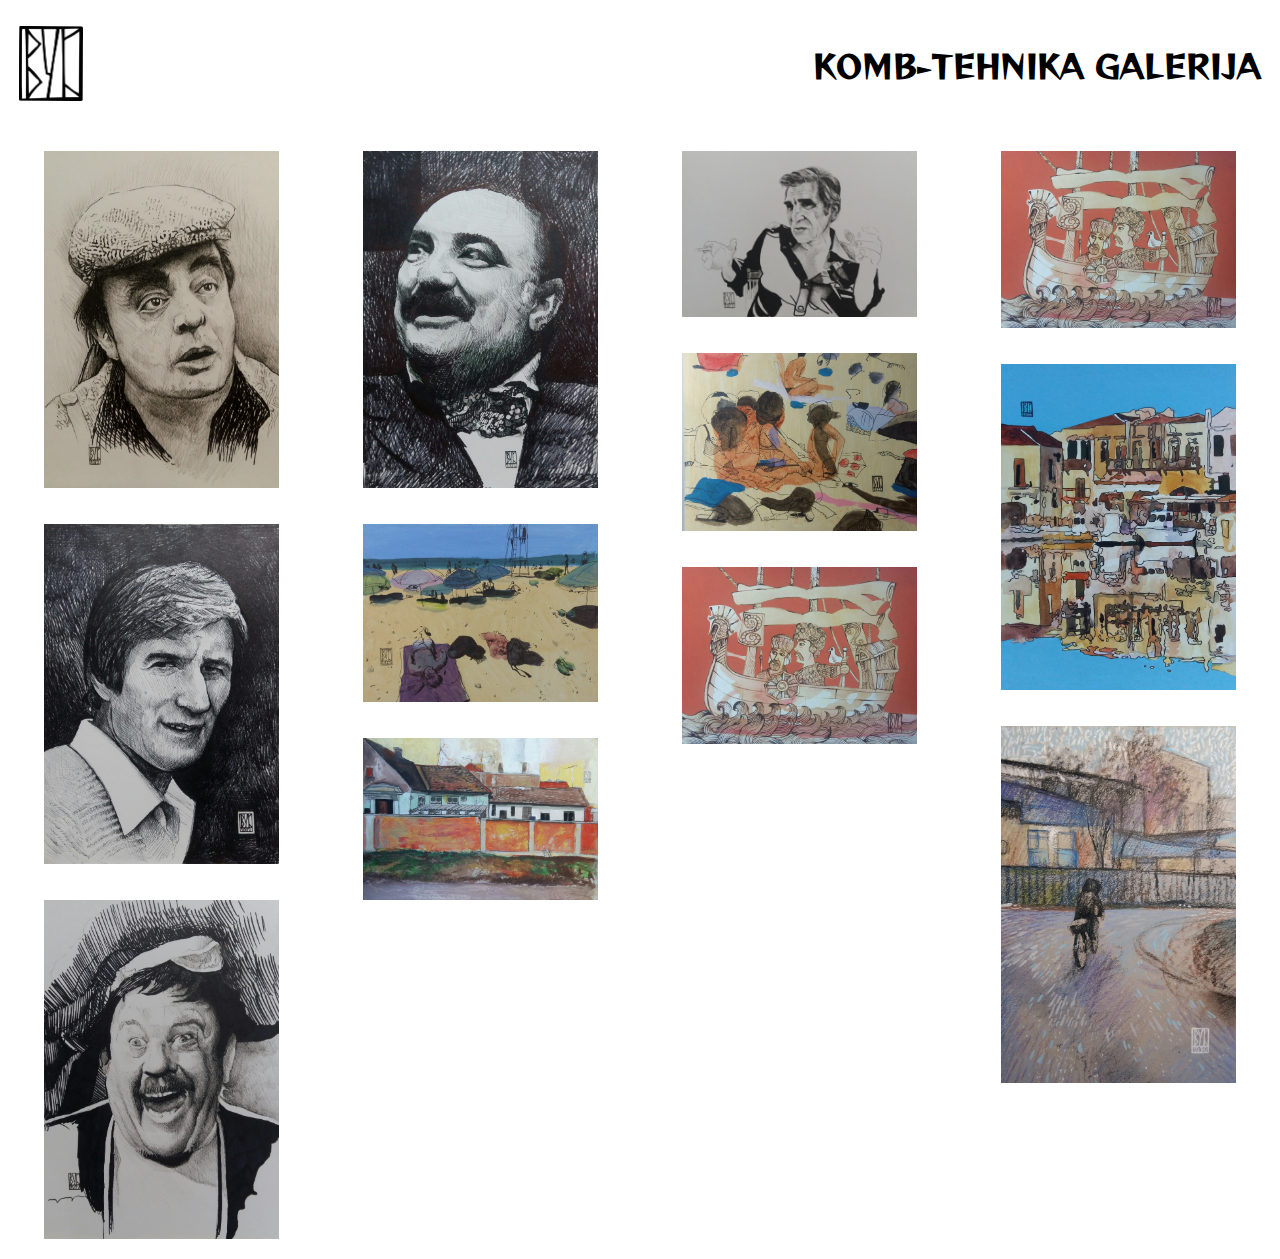
<file: kombinovana-tehnika.html>
<!DOCTYPE html>
<html>
    <head>
        <meta charset="UTF-8">
        <meta name="viewport" content="width=device-width, initial-scale=1">
        <title>Vuk Muskinja | Kombinovana Tehnika Galerija</title>
        <link rel="icon" href="assets/vukmuskinjalogo.png">
        <link rel="stylesheet" href="css/normalize.css">
        <link rel="stylesheet" href="css/gallery.css">
        <link href="https://fonts.googleapis.com/css2?family=Raleway:wght@400&display=swap" rel="stylesheet">
        </head>
<body>
    <header>
        <a href="index.html">
            <img src="assets/vukmuskinjalogo.png" alt="Vuk Muskinja logo">
            </a>
            <h1>KOMB-TEHNIKA GALERIJA</h1>
    </header>

    <div class="gallery">

        <div class="gallery__column">
            <a href="assets/kombinovana-tehnika/Taško,21x29cm,rapidograf i marker.jpg" target="_blank" class="gallery__link">
                <figure class="gallery__thumb">
                    <img src="assets/kombinovana-tehnika/Taško,21x29cm,rapidograf i marker.jpg" alt="Tasko, Vuk Muskinja" class="gallery__image">
                    <figcaption class="gallery__caption">"Tasko" 21x29cm</figcaption>
                </figure>
            </a>
            <a href="assets/kombinovana-tehnika/Toma, 21x29cm,rapidograf i marker.jpg" target="_blank" class="gallery__link">
                <figure class="gallery__thumb">
                    <img src="assets/kombinovana-tehnika/Toma, 21x29cm,rapidograf i marker.jpg" alt="Toma, Vuk Muskinja" class="gallery__image">
                    <figcaption class="gallery__caption">"Toma" 21x29cm</figcaption>
                </figure>
            </a>
            <a href="assets/kombinovana-tehnika/Vuisić, 29x21cm,rapidograf i marker.jpg" target="_blank" class="gallery__link">
                <figure class="gallery__thumb">
                    <img src="assets/kombinovana-tehnika/Vuisić, 29x21cm,rapidograf i marker.jpg" alt="Vuisic, Vuk Muskinja" class="gallery__image">
                    <figcaption class="gallery__caption">"Vuisic" 29x21cm</figcaption>
                </figure>
            </a>
        </div> 

        <div class="gallery__column">
            <a href="assets/kombinovana-tehnika/Bata, 21x29cm,rapidograf i marker.jpg" target="_blank" class="gallery__link">
                <figure class="gallery__thumb">
                    <img src="assets/kombinovana-tehnika/Bata, 21x29cm,rapidograf i marker.jpg" alt="Bata, Vuk Muskinja" class="gallery__image">
                    <figcaption class="gallery__caption">"Bata" 21x29cm</figcaption>
                </figure>
            </a>
            <a href="assets/kombinovana-tehnika/Daleka obala, 25x30cm,komb.teh..jpg" target="_blank" class="gallery__link">
                <figure class="gallery__thumb">
                    <img src="assets/kombinovana-tehnika/Daleka obala, 25x30cm,komb.teh..jpg" alt=", Vuk Muskinja" class="gallery__image">
                    <figcaption class="gallery__caption">"Daleka Obala" 25x30cm</figcaption>
                </figure>
            </a>
            <a href="assets/kombinovana-tehnika/Kuće uz kej, 50x35 cm,komb.teh..jpg" target="_blank" class="gallery__link">
                <figure class="gallery__thumb">
                    <img src="assets/kombinovana-tehnika/Kuće uz kej, 50x35 cm,komb.teh..jpg" alt="Kuce uz kej, Vuk Muskinja" class="gallery__image">
                    <figcaption class="gallery__caption">"Kuce Uz Kej" 50x35cm</figcaption>
                </figure>
            </a>
        </div> 

        <div class="gallery__column">
            <a href="assets/kombinovana-tehnika/Mika, 29x21cm,rapidograf i marker.jpg" target="_blank" class="gallery__link">
                <figure class="gallery__thumb">
                    <img src="assets/kombinovana-tehnika/Mika, 29x21cm,rapidograf i marker.jpg" alt="Mika, Vuk Muskinja" class="gallery__image">
                    <figcaption class="gallery__caption">"Mika" 29x21cm</figcaption>
                </figure>
            </a>
            <a href="assets/kombinovana-tehnika/Nejasnoće leta,25x30cm, komb.teh..jpg" target="_blank" class="gallery__link">
                <figure class="gallery__thumb">
                    <img src="assets/kombinovana-tehnika/Nejasnoće leta,25x30cm, komb.teh..jpg" alt="Nejasnoce Leta, Vuk Muskinja" class="gallery__image">
                    <figcaption class="gallery__caption">"Nejasnoce Leta" 25x30cm</figcaption>
                </figure>
            </a>
            <a href="assets/kombinovana-tehnika/Princ Igor, 35x25cm,akrili&bajc.jpg" target="_blank" class="gallery__link">
                <figure class="gallery__thumb">
                    <img src="assets/kombinovana-tehnika/Princ Igor, 35x25cm,akrili&bajc.jpg" alt="Nejasnoce Leta, Vuk Muskinja" class="gallery__image">
                    <figcaption class="gallery__caption">"Nejasnoce Leta" 35x25cm</figcaption>
                </figure>
            </a>
        </div> 

        <div class="gallery__column">
            <a href="assets/kombinovana-tehnika/Princ Igor, 35x25cm,akrili&bajc.jpg" target="_blank" class="gallery__link">
                <figure class="gallery__thumb">
                    <img src="assets/kombinovana-tehnika/Princ Igor, 35x25cm,akrili&bajc.jpg" alt="Princ Igor, Vuk Muskinja" class="gallery__image">
                    <figcaption class="gallery__caption">"Princ Igor" 35x25cm</figcaption>
                </figure>
            </a>
            <a href="assets/kombinovana-tehnika/Retimno, 35x25cm,komb.teh..jpg" target="_blank" class="gallery__link">
                <figure class="gallery__thumb">
                    <img src="assets/kombinovana-tehnika/Retimno, 35x25cm,komb.teh..jpg" alt="Retimno, Vuk Muskinja" class="gallery__image">
                    <figcaption class="gallery__caption">"Retimno" 35x25cm</figcaption>
                </figure>
            </a>
            <a href="assets/kombinovana-tehnika/Sa posla na posao,35x25cm,komb.teh..jpg" target="_blank" class="gallery__link">
                <figure class="gallery__thumb">
                    <img src="assets/kombinovana-tehnika/Sa posla na posao,35x25cm,komb.teh..jpg" alt=", Vuk Muskinja" class="gallery__image">
                    <figcaption class="gallery__caption">"Sa Posla Na Posao" 35x25cm</figcaption>
                </figure> 
                
                
            </a>
        </div> 

    </div>

</body>
</file>
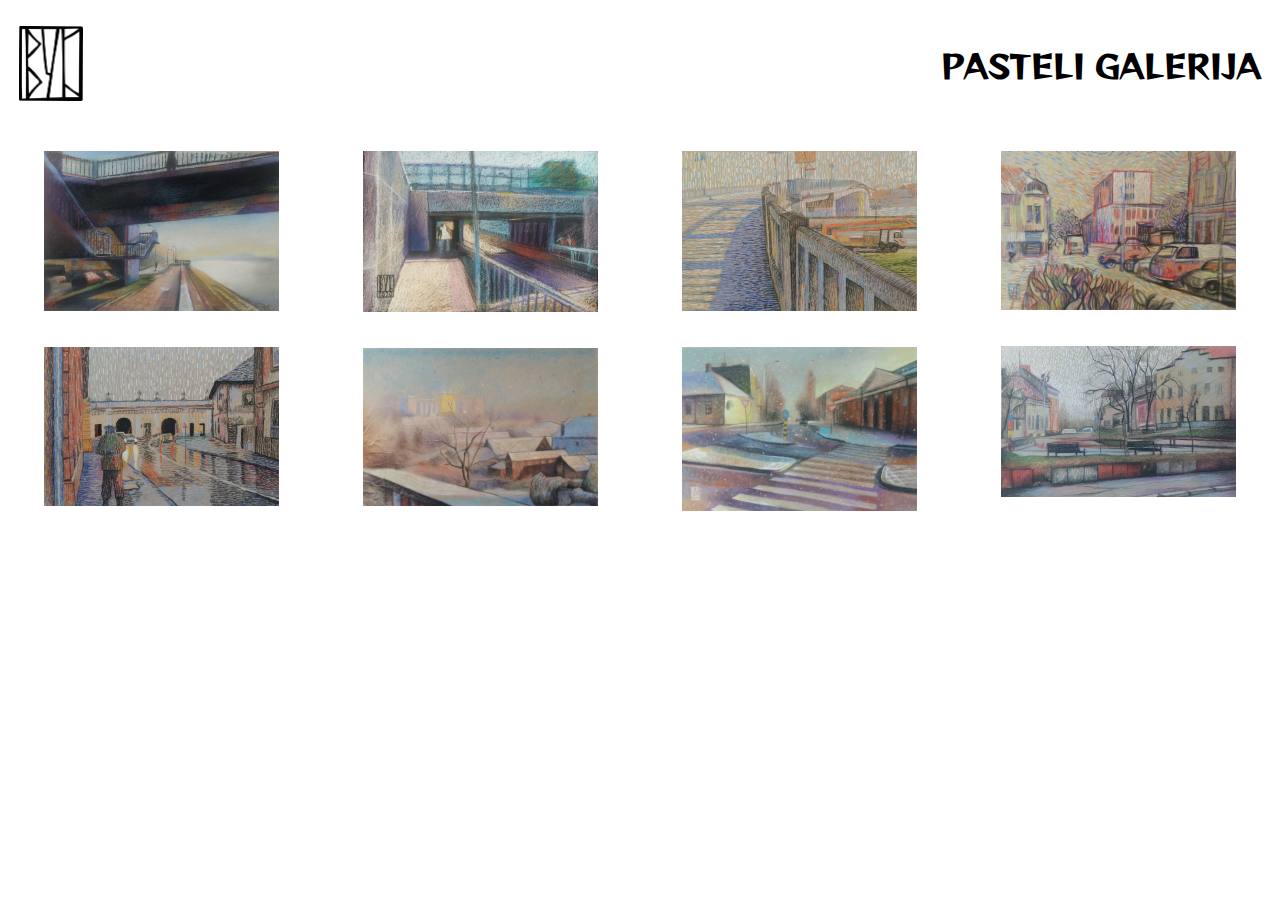
<file: pasteli-galerija.html>
<!DOCTYPE html>
<html>
    <head>
        <meta charset="UTF-8">
        <meta name="viewport" content="width=device-width, initial-scale=1">
        <title>Vuk Muskinja | Pasteli Galerija</title>
        <link rel="icon" href="assets/vukmuskinjalogo.png">
        <link rel="stylesheet" href="css/normalize.css">
        <link rel="stylesheet" href="css/gallery.css">
        <link href="https://fonts.googleapis.com/css2?family=Raleway:wght@400&display=swap" rel="stylesheet">
        </head>
<body>
    <header>
        <a href="index.html">
            <img src="assets/vukmuskinjalogo.png" alt="Vuk Muskinja logo">
            </a>
            <h1>PASTELI GALERIJA</h1>
    </header>

    <div class="gallery">

        <div class="gallery__column">
            <a href="assets/pasteli/Ispod mosta,50x35cm,pasteli.jpg" target="_blank" class="gallery__link">
                <figure class="gallery__thumb">
                    <img src="assets/pasteli/Ispod mosta,50x35cm,pasteli.jpg" alt="Ispod Mosta, Vuk Muskinja" class="gallery__image">
                    <figcaption class="gallery__caption">"Ispod Mosta" 50x35cm</figcaption>
                </figure>
            </a>
            <a href="assets/pasteli/Ledeno jutro,50x25cm,komb.teh.jpg" target="_blank" class="gallery__link">
                <figure class="gallery__thumb">
                    <img src="assets/pasteli/Ledeno jutro,50x25cm,komb.teh.jpg" alt="Ledeno Jutro, Vuk Muskinja" class="gallery__image">
                    <figcaption class="gallery__caption">"Ledeno Jutro" 50x25cm</figcaption>
                </figure>
            </a>
        </div> 

        <div class="gallery__column">
            <a href="assets/pasteli/Podvožnjak, 35x25cm,pasteli.jpg" target="_blank" class="gallery__link">
                <figure class="gallery__thumb">
                    <img src="assets/pasteli/Podvožnjak, 35x25cm,pasteli.jpg" alt="Podvoznjak, Vuk Muskinja" class="gallery__image">
                    <figcaption class="gallery__caption">"Podvoznjak" 35x25cm</figcaption>
                </figure>
            </a>
            <a href="assets/pasteli/Pogled s prozora, 50x35cm.jpg" target="_blank" class="gallery__link">
                <figure class="gallery__thumb">
                    <img src="assets/pasteli/Pogled s prozora, 50x35cm.jpg" alt="Pogled S' Prozora, Vuk Muskinja" class="gallery__image">
                    <figcaption class="gallery__caption">"Pogled S' Prozora" 50x35cm</figcaption>
                </figure>
            </a>
        </div> 

        <div class="gallery__column">
            <a href="assets/pasteli/Rani decembar, 50x35cm.jpg" target="_blank" class="gallery__link">
                <figure class="gallery__thumb">
                    <img src="assets/pasteli/Rani decembar, 50x35cm.jpg" alt="Rani Decembar, Vuk Muskinja" class="gallery__image">
                    <figcaption class="gallery__caption">"Rani Decembar" 50x35cm</figcaption>
                </figure>
            </a>
            <a href="assets/pasteli/Zlatni dan, 50x35cm.jpg" target="_blank" class="gallery__link">
                <figure class="gallery__thumb">
                    <img src="assets/pasteli/Zlatni dan, 50x35cm.jpg" alt="Zlatni Dan, Vuk Muskinja" class="gallery__image">
                    <figcaption class="gallery__caption">"Zlatni Dan" 50x35cm</figcaption>
                </figure>
            </a>
        </div> 

        <div class="gallery__column">
            <a href="assets/pasteli/Šareni centar, 50x35cm,suvi pasteli.jpg" target="_blank" class="gallery__link">
                <figure class="gallery__thumb">
                    <img src="assets/pasteli/Šareni centar, 50x35cm,suvi pasteli.jpg" alt="Sareni Centar, Vuk Muskinja" class="gallery__image">
                    <figcaption class="gallery__caption">"Sareni Centar" 50x35cm</figcaption>
                </figure>
            </a>
            <a href="assets/pasteli/Žitni trg,43x28cn,pasteli.jpg" target="_blank" class="gallery__link">
                <figure class="gallery__thumb">
                    <img src="assets/pasteli/Žitni trg,43x28cn,pasteli.jpg" alt="Zitni Trg, Vuk Muskinja" class="gallery__image">
                    <figcaption class="gallery__caption">"Zitni Trg" 43x28cm</figcaption>
                </figure>
            </a>
        </div> 

    </div>

</body>
</file>
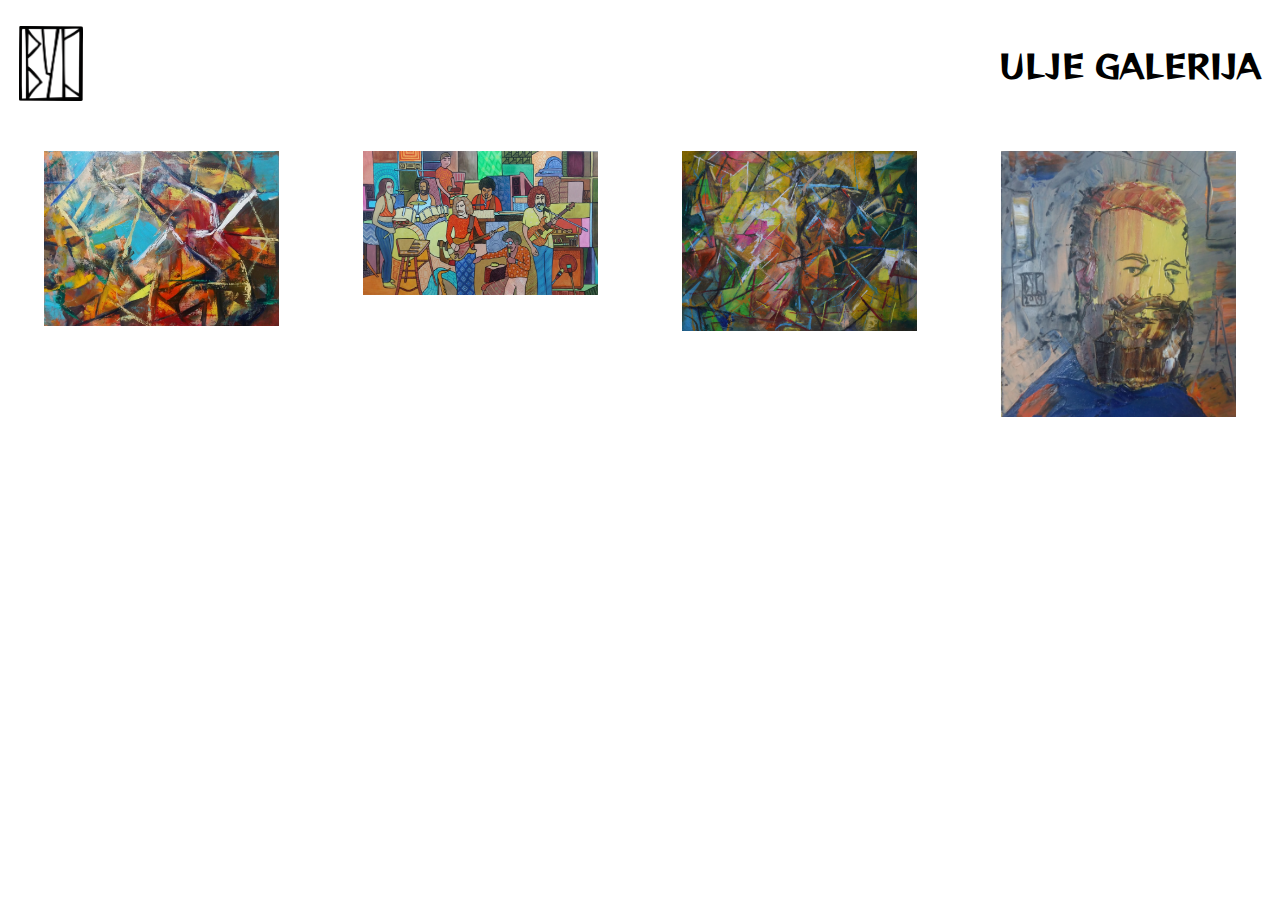
<file: ulje-galerija.html>
<!DOCTYPE html>
<html>
    <head>
        <meta charset="UTF-8">
        <meta name="viewport" content="width=device-width, initial-scale=1">
        <title>Vuk Muskinja | Ulje Galerija</title>
        <link rel="icon" href="assets/vukmuskinjalogo.png">
        <link rel="stylesheet" href="css/normalize.css">
        <link rel="stylesheet" href="css/gallery.css">
        <link href="https://fonts.googleapis.com/css2?family=Raleway:wght@400&display=swap" rel="stylesheet">
        </head>
<body>
    <header>
        <a href="index.html">
            <img src="assets/vukmuskinjalogo.png" alt="Vuk Muskinja logo">
            </a>
            <h1>ULJE GALERIJA</h1>
    </header>

    <div class="gallery">

        <div class="gallery__column">
            <a href="assets/ulje/Studentski dani,80x60cm,ulje na platnu.jpg" target="_blank" class="gallery__link">
                <figure class="gallery__thumb">
                    <img src="assets/ulje/Studentski dani,80x60cm,ulje na platnu.jpg" alt="Studenski Dani, Vuk Muskinja" class="gallery__image">
                    <figcaption class="gallery__caption">"Studentski Dani" 80x60cm</figcaption>
                </figure>
            </a>
        </div> 

        <div class="gallery__column">
            <a href="assets/ulje/Movin' to Montana soon,100X60cm,ulje.jpg" target="_blank" class="gallery__link">
                <figure class="gallery__thumb">
                    <img src="assets/ulje/Movin' to Montana soon,100X60cm,ulje.jpg" alt="Movin To Montana Soon" class="gallery__image">
                    <figcaption class="gallery__caption">"Moovin' To Montana Soon" 100x60cm</figcaption>
                </figure>
            </a>
        </div> 

        <div class="gallery__column">
            <a href="assets/ulje/Polupano vreme,130x100cm,ulje na platnu.jpg" target="_blank" class="gallery__link">
                <figure class="gallery__thumb">
                    <img src="assets/ulje/Polupano vreme,130x100cm,ulje na platnu.jpg" alt="Polupano Vreme, Vuk Muskinja" class="gallery__image">
                    <figcaption class="gallery__caption">"Polupano Vreme" 130x100cm</figcaption>
                </figure>
            </a>
        </div> 

        <div class="gallery__column">
            <a href="assets/ulje/Autoportret,17x15cm,ulje na platnu.jpg" target="_blank" class="gallery__link">
                <figure class="gallery__thumb">
                    <img src="assets/ulje/Autoportret,17x15cm,ulje na platnu.jpg" alt="Autoportret, Vuk Muskinja" class="gallery__image">
                    <figcaption class="gallery__caption">"Autoportret" 17x15cm</figcaption>
                </figure>
            </a>
        </div> 

    </div>

</body>
</file>
<file: css/style.css>
@import url('https://fonts.googleapis.com/css2?family=Reggae+One&display=swap');
@import url('https://fonts.googleapis.com/css2?family=Roboto+Mono&display=swap');
@import url('https://fonts.googleapis.com/css2?family=Caveat&display=swap');

body {
    height: 100vh;
    display: inline-flex;
    background-color: ##9F9F9F;
}

.left-side {
    width: 50vw;
    display: flex;
    flex-direction: column;
    justify-content: space-between;
    background-image: url(../assets/vuk-muskinja.png);
    background-repeat: no-repeat;
    background-size: 50vw;
    cursor: crosshair;
}

.right-side {
    width: 50vw;
    display: flex;
    flex-direction: column;
}

header, .biography, footer {
    width: 20vw;
}

.biography {
    padding-left: 1.5vw;
}

.biography h1 {
    font-family: 'Reggae One', cursive;
}

#bio {
    font-size: 1vw;
    text-align: justify;
    font-family: 'Caveat', cursive;
}

.logo {
    width: 5vw;
    padding: 2vw 0 0 1.5vw;
}

footer {
    padding: 0 0 3vw 1.5vw;
}

#email {
    margin-bottom: .5em;
}

footer div img {
    margin-right: .8em;
}

#email-link, #phone-call-link {
    color: black;
}

#socials {
    display: flex;
    flex-direction: row;
    padding-top: 1vw;
}

#socials img {
    width: 2vw;
}

#email-icon {
    width: 1vw;
}

#phone-icon {
    width: 1vw;
}

#madeby {
    width: .88vw;
    padding-left: .25em;
}

#madeby-link {
    cursor: crosshair;
}

#madeby-link:hover {
    color: red;
}

footer p {
    margin: .5em 0 .5em 0;
}

a {
    text-decoration: none;
}

a:link {
    color: white;
  }
  
  a:visited {
    color: white;
  }
  
  a:hover {
    color: white;
  }
  
  a:active {
    color: white;
  }

a section {
    display: flex;
}

.nav-item {
    box-sizing: border-box;
    height: 20vh;
}

.nav-direction {
    margin: 0;
    padding-top: 5%;
    width: 100%;
    font-family: 'Roboto Mono', monospace;
    text-align: center;
    font-size: 3vw;
    color: white;
    transition: 0.5s;
}

.nav-direction:hover {
    color: black;
    border-bottom: .5em solid black;
}

#ulje {
    background-image: url(../assets/ulje/ulje-header.png)
}

#akrili {
    background-image: url(../assets/akrili/akrili-header.png)
}

#crtezi {
    background-image: url(../assets/crtezi/crtezi-header.png);
}

#pasteli {
    background-image: url(../assets/pasteli/pasteli-header.png);
}

#kombinovana-tehnika {
    background-image: url(../assets/kombinovana-tehnika/komb-teh-header.png);
}

@media screen and (min-width: 2000px) {
    html {
        margin-left: 10%;
    }

    body {
        max-width: 1900px;
    }
} 

@media screen and (max-width: 1365px) {
    
  } 
  
@media screen and (max-width: 1365px) {
    
}
</file>
<file: css/gallery.css>
@import url('https://fonts.googleapis.com/css2?family=Reggae+One&display=swap');

header {
    display: flex;
    flex-direction: row;
    justify-content: space-between;
    padding: 2vw 1.5vw;
}

header img {
    width: 5vw;
}

h1 {
    font-family: 'Reggae One', cursive;
}

.gallery {
    display: flex;
    padding: 2px;
    transition: 0.3s;
}
.gallery:hover .gallery__image {
    filter: grayscale(1);
}
.gallery__column {
    display: flex;
    flex-direction: column;
    width: 25%;
}
.gallery__link {
    margin: 2px;
    overflow: hidden;
}
.gallery__link:hover .gallery__image {
    filter: grayscale(0);
}
.gallery__link:hover .gallery__caption {
    opacity: 1;
}
.gallery__thumb {
    position: relative;
}
.gallery__image {
    display: block;
    width: 100%;
    transition: 0.3s;
}
.gallery__image:hover {
    transform: scale(1.1);
}
.gallery__caption {
    position: absolute;
    bottom: 0;
    left: 0;
    padding: 25px 15px 15px;
    width: 100%;
    font-family: 'Raleway', sans-serif;
    font-size: 16px;
    color: white;
    opacity: 0;
    background: linear-gradient(0deg, rgba(0, 0, 0, .5) 0%, rgba(255, 255, 255, 0) 100%);
    transition: 0.3s;
}
</file>
